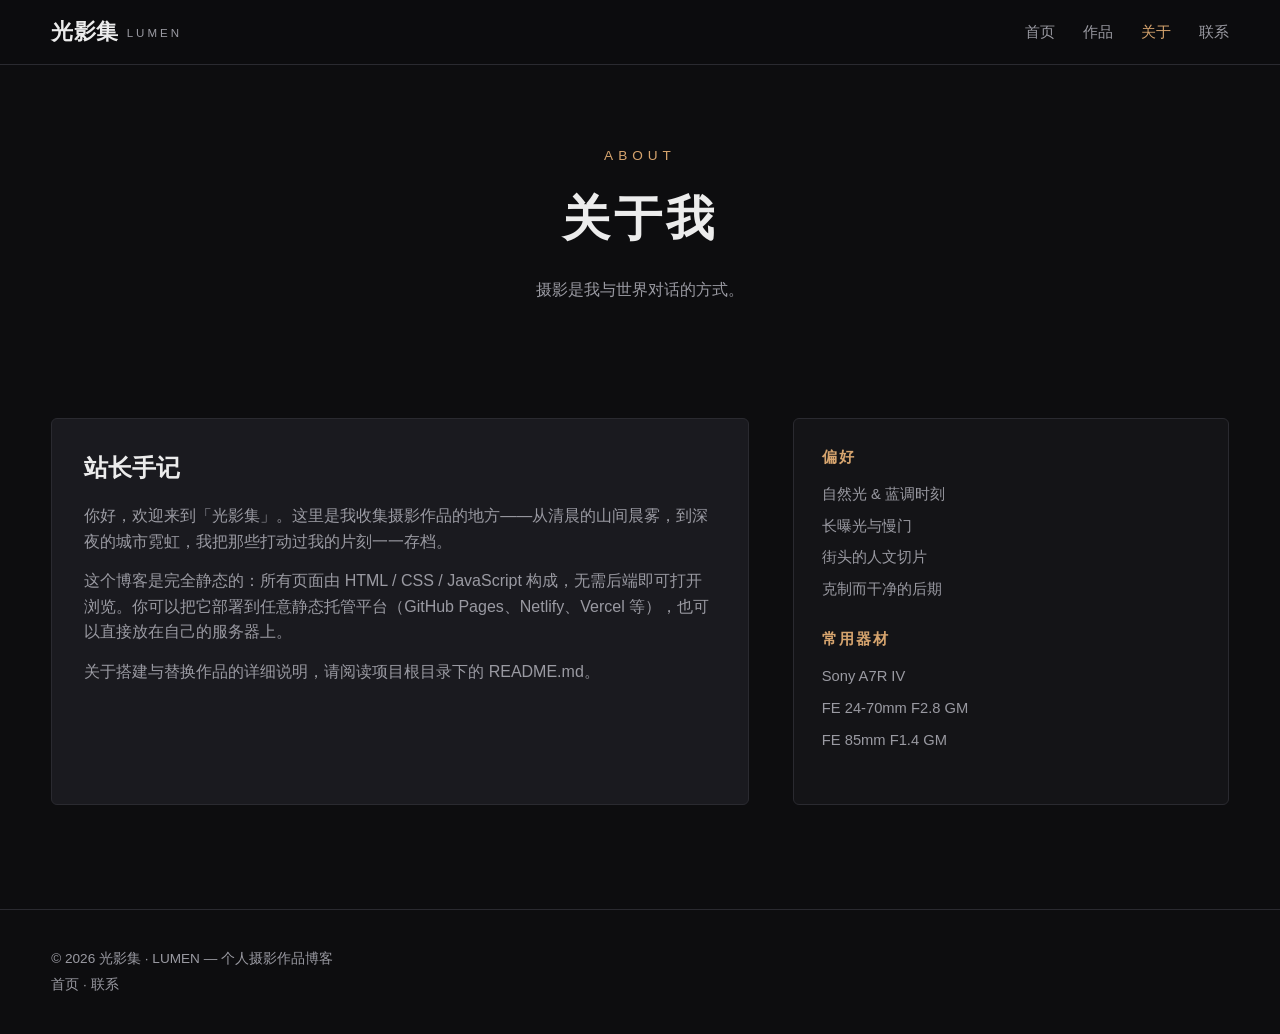
<file: about.html>
<!DOCTYPE html>
<html lang="zh-CN">
<head>
  <meta charset="UTF-8">
  <meta name="viewport" content="width=device-width, initial-scale=1.0">
  <title>关于 · 光影集</title>
  <meta name="description" content="关于光影集 · LUMEN 与站长的介绍。">
  <link rel="stylesheet" href="css/style.css">
</head>
<body>
  <header class="site-header">
    <div class="container nav-wrap">
      <a class="brand" href="index.html">光影集<span>LUMEN</span></a>
      <button class="nav-toggle" id="navToggle" aria-label="打开菜单" aria-expanded="false">
        <span></span><span></span><span></span>
      </button>
      <nav class="site-nav" id="siteNav">
        <a href="index.html">首页</a>
        <a href="work.html">作品</a>
        <a href="about.html" class="active">关于</a>
        <a href="contact.html">联系</a>
      </nav>
    </div>
  </header>

  <main>
    <section class="page-hero container">
      <p class="hero-kicker">ABOUT</p>
      <h1>关于我</h1>
      <p class="hero-desc">摄影是我与世界对话的方式。</p>
    </section>

    <section class="section container about-body">
      <article class="about-card">
        <h2>站长手记</h2>
        <p>你好，欢迎来到「光影集」。这里是我收集摄影作品的地方——从清晨的山间晨雾，到深夜的城市霓虹，我把那些打动过我的片刻一一存档。</p>
        <p>这个博客是完全静态的：所有页面由 HTML / CSS / JavaScript 构成，无需后端即可打开浏览。你可以把它部署到任意静态托管平台（GitHub Pages、Netlify、Vercel 等），也可以直接放在自己的服务器上。</p>
        <p>关于搭建与替换作品的详细说明，请阅读项目根目录下的 README.md。</p>
      </article>
      <aside class="about-meta">
        <h3>偏好</h3>
        <ul>
          <li>自然光 &amp; 蓝调时刻</li>
          <li>长曝光与慢门</li>
          <li>街头的人文切片</li>
          <li>克制而干净的后期</li>
        </ul>
        <h3>常用器材</h3>
        <ul>
          <li>Sony A7R IV</li>
          <li>FE 24-70mm F2.8 GM</li>
          <li>FE 85mm F1.4 GM</li>
        </ul>
      </aside>
    </section>
  </main>

  <footer class="site-footer">
    <div class="container">
      <p>© 2026 光影集 · LUMEN — 个人摄影作品博客</p>
      <p class="footer-links"><a href="index.html">首页</a> · <a href="contact.html">联系</a></p>
    </div>
  </footer>

  <script src="js/main.js"></script>
</body>
</html>
</file>
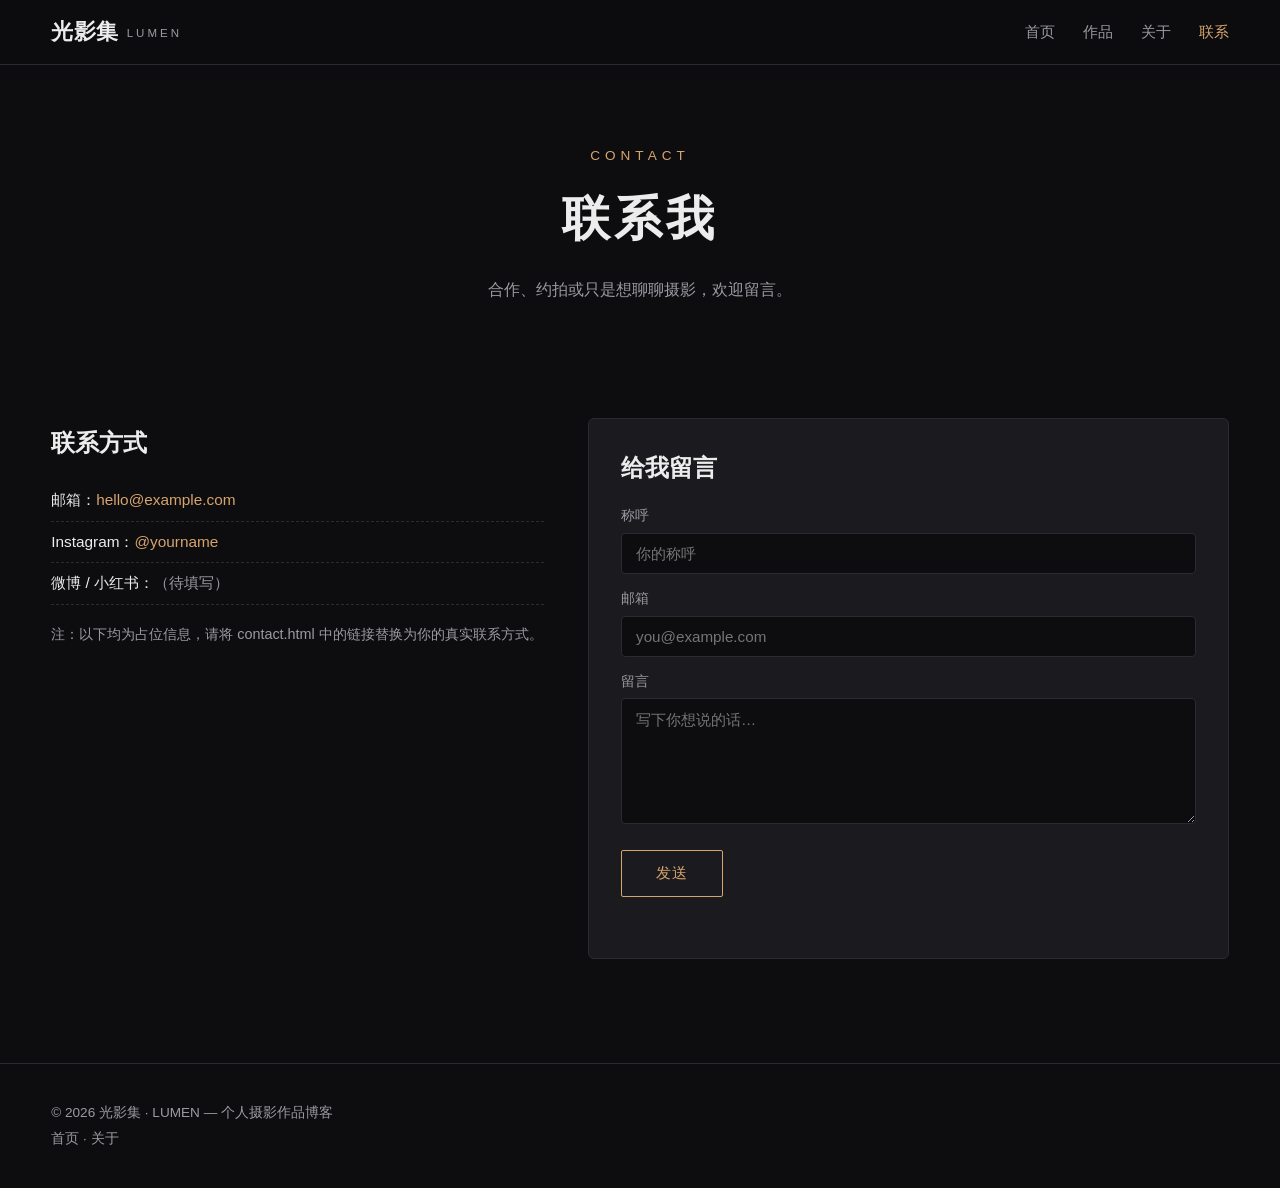
<file: contact.html>
<!DOCTYPE html>
<html lang="zh-CN">
<head>
  <meta charset="UTF-8">
  <meta name="viewport" content="width=device-width, initial-scale=1.0">
  <title>联系 · 光影集</title>
  <meta name="description" content="联系光影集 · LUMEN。">
  <link rel="stylesheet" href="css/style.css">
</head>
<body>
  <header class="site-header">
    <div class="container nav-wrap">
      <a class="brand" href="index.html">光影集<span>LUMEN</span></a>
      <button class="nav-toggle" id="navToggle" aria-label="打开菜单" aria-expanded="false">
        <span></span><span></span><span></span>
      </button>
      <nav class="site-nav" id="siteNav">
        <a href="index.html">首页</a>
        <a href="work.html">作品</a>
        <a href="about.html">关于</a>
        <a href="contact.html" class="active">联系</a>
      </nav>
    </div>
  </header>

  <main>
    <section class="page-hero container">
      <p class="hero-kicker">CONTACT</p>
      <h1>联系我</h1>
      <p class="hero-desc">合作、约拍或只是想聊聊摄影，欢迎留言。</p>
    </section>

    <section class="section container contact-body">
      <div class="contact-info">
        <h2>联系方式</h2>
        <ul>
          <li>邮箱：<a href="mailto:hello@example.com">hello@example.com</a></li>
          <li>Instagram：<a href="#" rel="nofollow">@yourname</a></li>
          <li>微博 / 小红书：<span>（待填写）</span></li>
        </ul>
        <p class="dim">注：以下均为占位信息，请将 contact.html 中的链接替换为你的真实联系方式。</p>
      </div>

      <div class="contact-form-wrap">
        <h2>给我留言</h2>
        <form class="contact-form" id="contactForm" action="#" method="post">
          <label for="name">称呼</label>
          <input type="text" id="name" name="name" required placeholder="你的称呼">
          <label for="email">邮箱</label>
          <input type="email" id="email" name="email" required placeholder="you@example.com">
          <label for="message">留言</label>
          <textarea id="message" name="message" rows="6" required placeholder="写下你想说的话…"></textarea>
          <button class="btn" type="submit">发送</button>
          <p class="form-msg" id="formMsg"></p>
        </form>
      </div>
    </section>
  </main>

  <footer class="site-footer">
    <div class="container">
      <p>© 2026 光影集 · LUMEN — 个人摄影作品博客</p>
      <p class="footer-links"><a href="index.html">首页</a> · <a href="about.html">关于</a></p>
    </div>
  </footer>

  <script src="js/main.js"></script>
</body>
</html>
</file>
<file: css/style.css>
/* ===== 光影集 · LUMEN — 深色简约摄影主题 ===== */

:root {
  --bg: #0d0d0f;
  --bg-soft: #141417;
  --card: #1a1a1f;
  --text: #ececec;
  --text-dim: #9a9aa2;
  --accent: #d6a46e;
  --border: #2a2a30;
  --font: -apple-system, BlinkMacSystemFont, "Segoe UI", Roboto, "Helvetica Neue", Arial, "PingFang SC", "Microsoft YaHei", sans-serif;
  --serif: Georgia, "Times New Roman", "Songti SC", serif;
}

/* ===== Reset & Base ===== */
* { margin: 0; padding: 0; box-sizing: border-box; }
html { scroll-behavior: smooth; }
body {
  font-family: var(--font);
  background: var(--bg);
  color: var(--text);
  line-height: 1.6;
  -webkit-font-smoothing: antialiased;
}
img { display: block; max-width: 100%; }
a { color: var(--accent); text-decoration: none; }
a:hover { text-decoration: underline; }
ul { list-style: none; }
.container { width: min(1200px, 92%); margin: 0 auto; }
.dim { color: var(--text-dim); font-size: 0.9em; }

/* ===== Header / Nav ===== */
.site-header {
  position: sticky;
  top: 0;
  z-index: 100;
  background: rgba(13, 13, 15, 0.85);
  backdrop-filter: blur(10px);
  border-bottom: 1px solid var(--border);
}
.nav-wrap { display: flex; align-items: center; justify-content: space-between; height: 64px; }
.brand { font-size: 1.35rem; font-weight: 700; color: var(--text); letter-spacing: 0.5px; }
.brand:hover { text-decoration: none; }
.brand span { margin-left: 8px; font-size: 0.72rem; font-weight: 400; color: var(--text-dim); letter-spacing: 3px; vertical-align: middle; }
.site-nav { display: flex; gap: 28px; }
.site-nav a { color: var(--text-dim); font-size: 0.95rem; transition: color 0.2s; }
.site-nav a:hover { color: var(--text); }
.site-nav a.active { color: var(--accent); }
.nav-toggle { display: none; background: none; border: 0; cursor: pointer; width: 30px; height: 24px; position: relative; }
.nav-toggle span { display: block; width: 100%; height: 2px; background: var(--text); margin: 5px 0; transition: 0.25s; }
.nav-toggle.active span:nth-child(1) { transform: translateY(7px) rotate(45deg); }
.nav-toggle.active span:nth-child(2) { opacity: 0; }
.nav-toggle.active span:nth-child(3) { transform: translateY(-7px) rotate(-45deg); }

/* ===== Hero ===== */
.hero { padding: 110px 0 90px; text-align: center; background:
  radial-gradient(ellipse 80% 60% at 50% 0%, rgba(214, 164, 110, 0.08), transparent 60%),
  var(--bg);
}
.hero-kicker { font-size: 0.85rem; letter-spacing: 5px; color: var(--accent); margin-bottom: 14px; }
.hero h1 { font-size: clamp(2.6rem, 7vw, 4.2rem); font-weight: 700; font-family: var(--serif); letter-spacing: 6px; }
.hero-desc { max-width: 620px; margin: 18px auto 32px; color: var(--text-dim); font-size: 1.02rem; }

/* ===== Buttons ===== */
.btn {
  display: inline-block;
  padding: 12px 34px;
  border: 1px solid var(--accent);
  color: var(--accent);
  font-size: 0.95rem;
  letter-spacing: 1px;
  border-radius: 2px;
  transition: all 0.25s;
  background: transparent;
  cursor: pointer;
}
.btn:hover { background: var(--accent); color: #0d0d0f; text-decoration: none; }

/* ===== Sections ===== */
.section { padding: 64px 0; }
.section-head { margin-bottom: 26px; }
.section-head h2 { font-family: var(--serif); font-size: 1.9rem; font-weight: 600; }
.section-sub { color: var(--text-dim); font-size: 0.85rem; letter-spacing: 3px; margin-top: 4px; }
.page-hero { padding: 80px 0 20px; text-align: center; }
.page-hero h1 { font-family: var(--serif); font-size: clamp(2rem, 5vw, 3rem); letter-spacing: 4px; }

/* ===== Filters ===== */
.filters { display: flex; flex-wrap: wrap; gap: 10px; margin-bottom: 26px; }
.filter-btn {
  padding: 7px 18px;
  background: transparent;
  border: 1px solid var(--border);
  color: var(--text-dim);
  font-size: 0.85rem;
  border-radius: 20px;
  cursor: pointer;
  transition: all 0.2s;
}
.filter-btn:hover { color: var(--text); border-color: var(--text-dim); }
.filter-btn.active { background: var(--accent); border-color: var(--accent); color: #0d0d0f; }

/* ===== Gallery ===== */
.gallery {
  display: grid;
  grid-template-columns: repeat(auto-fill, minmax(290px, 1fr));
  gap: 22px;
}
.work-card {
  display: block;
  background: var(--card);
  border: 1px solid var(--border);
  border-radius: 4px;
  overflow: hidden;
  transition: transform 0.3s ease, border-color 0.3s ease;
}
.work-card:hover { transform: translateY(-4px); border-color: rgba(214, 164, 110, 0.5); text-decoration: none; }
.work-card-figure { aspect-ratio: 3 / 2; overflow: hidden; background: #000; }
.work-card-figure img { width: 100%; height: 100%; object-fit: cover; transition: transform 0.5s ease; }
.work-card:hover .work-card-figure img { transform: scale(1.05); }
.work-card-info { padding: 14px 16px; }
.work-card-info h3 { font-size: 1.05rem; font-weight: 600; }
.work-card-info p { color: var(--text-dim); font-size: 0.82rem; letter-spacing: 1px; margin-top: 2px; }

/* ===== Work Detail ===== */
.detail { max-width: 980px; }
.detail-figure {
  width: 100%;
  background: #000;
  border-radius: 6px;
  overflow: hidden;
  border: 1px solid var(--border);
}
.detail-figure img { width: 100%; height: auto; }
.detail-body { margin-top: 34px; display: grid; grid-template-columns: 1.6fr 1fr; gap: 40px; }
.detail-body h1 { font-family: var(--serif); font-size: 1.9rem; font-weight: 600; }
.detail-en { color: var(--text-dim); letter-spacing: 2px; font-size: 0.9rem; margin-bottom: 14px; }
.detail-desc { color: var(--text-dim); margin-bottom: 18px; }
.exif-table { width: 100%; border-collapse: collapse; font-size: 0.9rem; }
.exif-table th { text-align: left; color: var(--text-dim); font-weight: 500; padding: 8px 0; border-bottom: 1px dashed var(--border); }
.exif-table td { padding: 8px 0 8px 16px; border-bottom: 1px dashed var(--border); }
.detail-nav { display: flex; justify-content: space-between; gap: 16px; margin-top: 44px; padding-top: 20px; border-top: 1px solid var(--border); }
.detail-nav a { font-size: 0.9rem; }
.detail-nav .next { margin-left: auto; }

/* ===== About ===== */
.about-body { display: grid; grid-template-columns: 1.6fr 1fr; gap: 44px; }
.about-card { background: var(--card); border: 1px solid var(--border); border-radius: 6px; padding: 30px 32px; }
.about-card h2 { font-family: var(--serif); font-size: 1.5rem; margin-bottom: 16px; }
.about-card p { color: var(--text-dim); margin-bottom: 14px; }
.about-meta { background: var(--bg-soft); border: 1px solid var(--border); border-radius: 6px; padding: 26px 28px; align-self: start; }
.about-meta h3 { font-size: 0.95rem; color: var(--accent); letter-spacing: 2px; margin-bottom: 10px; }
.about-meta ul { margin-bottom: 22px; }
.about-meta li { color: var(--text-dim); padding: 4px 0; font-size: 0.92rem; }

/* ===== Contact ===== */
.contact-body { display: grid; grid-template-columns: 1fr 1.3fr; gap: 44px; }
.contact-info { padding-top: 6px; }
.contact-info h2 { font-family: var(--serif); font-size: 1.5rem; margin-bottom: 18px; }
.contact-info li { padding: 8px 0; border-bottom: 1px dashed var(--border); font-size: 0.96rem; }
.contact-info li span { color: var(--text-dim); }
.contact-info .dim { margin-top: 18px; }
.contact-form-wrap { background: var(--card); border: 1px solid var(--border); border-radius: 6px; padding: 30px 32px; }
.contact-form-wrap h2 { font-family: var(--serif); font-size: 1.5rem; margin-bottom: 18px; }
.contact-form label { display: block; font-size: 0.85rem; color: var(--text-dim); margin: 14px 0 6px; }
.contact-form input,
.contact-form textarea {
  width: 100%;
  padding: 11px 14px;
  background: var(--bg);
  border: 1px solid var(--border);
  border-radius: 4px;
  color: var(--text);
  font-family: var(--font);
  font-size: 0.95rem;
  outline: none;
  transition: border-color 0.2s;
}
.contact-form input:focus,
.contact-form textarea:focus { border-color: var(--accent); }
.contact-form .btn { margin-top: 18px; }
.form-msg { margin-top: 14px; font-size: 0.9rem; color: var(--accent); min-height: 1.2em; }

/* ===== Footer ===== */
.site-footer {
  margin-top: 40px;
  padding: 34px 0;
  border-top: 1px solid var(--border);
  color: var(--text-dim);
  font-size: 0.85rem;
}
.site-footer p { margin: 4px 0; }
.footer-links a { color: var(--text-dim); }
.footer-links a:hover { color: var(--text); }

/* ===== Responsive ===== */
@media (max-width: 820px) {
  .nav-toggle { display: block; }
  .site-nav {
    position: absolute;
    top: 64px;
    left: 0;
    right: 0;
    flex-direction: column;
    gap: 0;
    background: rgba(13, 13, 15, 0.97);
    border-bottom: 1px solid var(--border);
    max-height: 0;
    overflow: hidden;
    transition: max-height 0.3s ease;
  }
  .site-nav.open { max-height: 260px; }
  .site-nav a { padding: 14px 4%; display: block; border-top: 1px solid var(--border); }
  .detail-body { grid-template-columns: 1fr; gap: 26px; }
  .about-body { grid-template-columns: 1fr; }
  .contact-body { grid-template-columns: 1fr; }
  .gallery { gap: 14px; }
  .hero { padding: 80px 0 60px; }
  .section { padding: 48px 0; }
}

/* ===== Upload & Manage（Supabase 交互） ===== */
.nav-upload {
  padding: 7px 16px;
  border: 1px solid var(--accent);
  border-radius: 20px;
  color: var(--accent) !important;
}
.nav-upload:hover { background: var(--accent); color: #0d0d0f !important; text-decoration: none; }
.admin-link { opacity: 0.55; }
.upload-form-wrap {
  max-width: 640px;
  margin: 0 auto;
  background: var(--card);
  border: 1px solid var(--border);
  border-radius: 6px;
  padding: 30px 32px;
}
.upload-preview { margin: 10px 0 0; }
.upload-preview img { max-height: 260px; border-radius: 4px; border: 1px solid var(--border); }
.contact-form select {
  width: 100%;
  padding: 11px 14px;
  background: var(--bg);
  border: 1px solid var(--border);
  border-radius: 4px;
  color: var(--text);
  font-family: var(--font);
  font-size: 0.95rem;
  outline: none;
  appearance: none;
}
.login-card {
  max-width: 420px;
  margin: 0 auto;
  background: var(--card);
  border: 1px solid var(--border);
  border-radius: 6px;
  padding: 30px 32px;
}
.login-card h2 { font-family: var(--serif); font-size: 1.5rem; margin-bottom: 18px; }
.manage-panel { max-width: 860px; margin: 0 auto; }
.manage-toolbar { display: flex; align-items: center; justify-content: space-between; margin-bottom: 18px; }
.manage-toolbar h2 { font-family: var(--serif); font-size: 1.5rem; }
.btn-small { padding: 8px 18px; font-size: 0.82rem; }
.manage-list { display: grid; gap: 12px; }
.manage-item {
  display: flex;
  gap: 14px;
  align-items: center;
  background: var(--card);
  border: 1px solid var(--border);
  border-radius: 6px;
  padding: 12px 14px;
}
.manage-item img { width: 110px; height: 74px; object-fit: cover; border-radius: 4px; flex-shrink: 0; }
.manage-item-info { flex: 1; min-width: 0; }
.manage-item-info h4 { font-size: 0.98rem; font-weight: 600; margin-bottom: 2px; }
.manage-item-info p { color: var(--text-dim); font-size: 0.82rem; }
.manage-item-actions { flex-shrink: 0; }
.manage-btn {
  padding: 6px 14px;
  border-radius: 4px;
  border: 1px solid var(--border);
  background: transparent;
  color: var(--text);
  cursor: pointer;
  font-size: 0.82rem;
  font-family: var(--font);
  transition: all 0.2s;
}
.manage-btn.approve { border-color: var(--accent); color: var(--accent); }
.manage-btn.approve:hover { background: var(--accent); color: #0d0d0f; }
.manage-btn.delete { border-color: #7a3a3a; color: #d08a8a; }
.manage-btn.delete:hover { background: #7a3a3a; color: #fff; }
.status-badge { font-size: 0.72rem; padding: 2px 8px; border-radius: 10px; margin-left: 6px; vertical-align: middle; }
.status-badge.pending { background: rgba(214, 164, 110, 0.15); color: var(--accent); }
.status-badge.approved { background: rgba(80, 180, 120, 0.15); color: #6ecb9a; }

@media (max-width: 820px) {
  .manage-item { flex-wrap: wrap; }
  .manage-item-actions { width: 100%; }
  .nav-upload { margin-top: 6px; text-align: center; }
}

/* ===== 互动动效层（Motion Layer） =====
 * 原则：仅使用 transform / opacity 等可合成属性，避免布局抖动；
 *       系统开启「减少动态效果」时统一降级为无动画。
 */

/* --- 通用关键帧 --- */
@keyframes riseIn {
  from { opacity: 0; transform: translateY(16px); }
  to   { opacity: 1; transform: translateY(0); }
}
@keyframes fadeIn {
  from { opacity: 0; }
  to   { opacity: 1; }
}

/* --- 7. 页面加载：首屏内容渐入（错峰） --- */
.hero-kicker { animation: riseIn 0.6s cubic-bezier(0.22, 1, 0.36, 1) 0.05s both; }
.hero h1 { animation: riseIn 0.75s cubic-bezier(0.22, 1, 0.36, 1) 0.12s both; }
.hero-desc { animation: riseIn 0.75s cubic-bezier(0.22, 1, 0.36, 1) 0.2s both; }
.hero .btn { animation: riseIn 0.75s cubic-bezier(0.22, 1, 0.36, 1) 0.28s both; }
.page-hero h1 { animation: riseIn 0.7s cubic-bezier(0.22, 1, 0.36, 1) both; }
.page-hero .section-sub { animation: riseIn 0.7s cubic-bezier(0.22, 1, 0.36, 1) 0.08s both; }
.section-head { animation: riseIn 0.7s cubic-bezier(0.22, 1, 0.36, 1) 0.1s both; }
.site-footer > .container { animation: fadeIn 0.8s ease 0.2s both; }

/* --- 3. 导航栏：滚动加深背景 + 轻微收缩 --- */
.site-header { transition: background-color 0.35s ease, box-shadow 0.35s ease, border-color 0.35s ease; }
.site-header.scrolled {
  background-color: rgba(8, 8, 10, 0.97);
  box-shadow: 0 8px 26px rgba(0, 0, 0, 0.45);
}
.nav-wrap { transform-origin: center; transition: transform 0.35s cubic-bezier(0.22, 1, 0.36, 1); }
.site-header.scrolled .nav-wrap { transform: scale(0.975); }
.site-header .brand,
.site-header .site-nav a { transition: color 0.2s ease, opacity 0.2s ease; }

/* --- 1. 画廊卡片：滚动进入视口逐个渐入上浮（错峰延迟由 JS 注入） --- */
.work-card {
  position: relative;
  opacity: 0;
  transform: translateY(20px);
  transition: opacity 0.6s ease,
              transform 0.6s cubic-bezier(0.22, 1, 0.36, 1),
              border-color 0.3s ease,
              box-shadow 0.3s ease;
  will-change: opacity, transform;
}
.work-card.in-view { opacity: 1; transform: translateY(0); }

/* --- 2. 卡片悬停：上浮加深阴影 + 图片放大 + 遮罩渐变信息 --- */
.work-card:hover,
.work-card:focus-visible {
  transform: translateY(-7px);
  border-color: rgba(214, 164, 110, 0.55);
  box-shadow: 0 20px 42px rgba(0, 0, 0, 0.5);
  text-decoration: none;
}
.work-card-figure { position: relative; }
.work-card:hover .work-card-figure img,
.work-card:focus-visible .work-card-figure img { transform: scale(1.06); }

.work-card-overlay {
  position: absolute;
  inset: 0;
  display: flex;
  align-items: flex-end;
  background: linear-gradient(to top, rgba(0, 0, 0, 0.78) 0%, rgba(0, 0, 0, 0.25) 45%, rgba(0, 0, 0, 0) 78%);
  opacity: 0;
  transition: opacity 0.35s ease;
  pointer-events: none;
}
.work-card:hover .work-card-overlay,
.work-card:focus-visible .work-card-overlay { opacity: 1; }
.work-card-overlay-inner {
  display: block;
  padding: 16px;
  transform: translateY(10px);
  transition: transform 0.4s cubic-bezier(0.22, 1, 0.36, 1);
}
.work-card:hover .work-card-overlay-inner,
.work-card:focus-visible .work-card-overlay-inner { transform: translateY(0); }
.overlay-title { display: block; color: #fff; font-size: 1.02rem; font-weight: 600; letter-spacing: 0.5px; }
.overlay-cat { display: block; color: rgba(255, 255, 255, 0.75); font-size: 0.78rem; letter-spacing: 2px; margin-top: 3px; }

/* --- 6. 分类筛选：切换时重排过渡 --- */
.gallery { transition: opacity 0.22s ease; }
.gallery.is-filtering { opacity: 0; }

/* --- 4. 作品详情：大图加载渐显 + 切换淡入淡出 --- */
.detail { transition: opacity 0.24s ease, transform 0.24s ease; }
.detail.is-switching { opacity: 0; transform: translateY(8px); }
.detail-figure { animation: fadeIn 0.5s ease both; }
.detail-figure img { opacity: 0; transition: opacity 0.6s ease; }
.detail-figure img.is-loaded { opacity: 1; }
.detail-body { animation: riseIn 0.55s cubic-bezier(0.22, 1, 0.36, 1) 0.06s both; }
.detail-nav { animation: fadeIn 0.5s ease 0.12s both; }

/* --- 5. 按钮与表单控件：悬停/点击微交互 --- */
.btn {
  transition: background-color 0.25s ease, color 0.25s ease,
              border-color 0.25s ease, box-shadow 0.25s ease,
              transform 0.2s cubic-bezier(0.22, 1, 0.36, 1);
}
.btn:hover { transform: translateY(-2px); box-shadow: 0 10px 22px rgba(214, 164, 110, 0.22); }
.btn:active { transform: translateY(0) scale(0.975); box-shadow: 0 4px 10px rgba(214, 164, 110, 0.16); }
.filter-btn { transition: color 0.2s ease, border-color 0.2s ease, background-color 0.2s ease, transform 0.18s ease; }
.filter-btn:hover { transform: translateY(-1px); }
.filter-btn:active { transform: scale(0.95); }
.manage-btn { transition: color 0.2s ease, border-color 0.2s ease, background-color 0.2s ease, transform 0.18s ease; }
.manage-btn:active { transform: scale(0.96); }
.contact-form input,
.contact-form textarea,
.contact-form select {
  transition: border-color 0.22s ease, box-shadow 0.22s ease, background-color 0.22s ease;
}
.contact-form input:focus,
.contact-form textarea:focus,
.contact-form select:focus {
  border-color: var(--accent);
  box-shadow: 0 0 0 3px rgba(214, 164, 110, 0.14);
}
.form-msg { transition: opacity 0.3s ease; }

/* --- 8. 移动端：菜单展开/收起过渡（覆盖 820px 以下） --- */
@media (max-width: 820px) {
  .site-nav {
    opacity: 0;
    transform: translateY(-8px);
    transition: max-height 0.36s cubic-bezier(0.22, 1, 0.36, 1),
                opacity 0.28s ease,
                transform 0.36s cubic-bezier(0.22, 1, 0.36, 1);
  }
  .site-nav.open { opacity: 1; transform: translateY(0); }
  .work-card:hover,
  .work-card:focus-visible { transform: translateY(-3px); }
  .work-card:hover .work-card-figure img { transform: scale(1.03); }
  .btn:hover { transform: none; }
}

/* --- 8. 减少动态效果：统一降级为无动画 --- */
@media (prefers-reduced-motion: reduce) {
  html { scroll-behavior: auto; }
  *, *::before, *::after {
    animation-duration: 0.001ms !important;
    animation-delay: 0ms !important;
    animation-iteration-count: 1 !important;
    transition-duration: 0.001ms !important;
    transition-delay: 0ms !important;
  }
  .work-card { opacity: 1 !important; transform: none !important; }
  .work-card.in-view { opacity: 1 !important; transform: none !important; }
  .work-card:hover,
  .work-card:focus-visible { transform: none !important; box-shadow: none !important; }
  .work-card-overlay-inner { transform: none; }
  .detail { opacity: 1 !important; transform: none !important; }
  .detail-figure img { opacity: 1 !important; }
  .gallery { opacity: 1 !important; }
  .site-header.scrolled .nav-wrap { transform: none; }
  .btn:hover { transform: none; box-shadow: none; }
  .filter-btn:hover { transform: none; }
}
</file>
